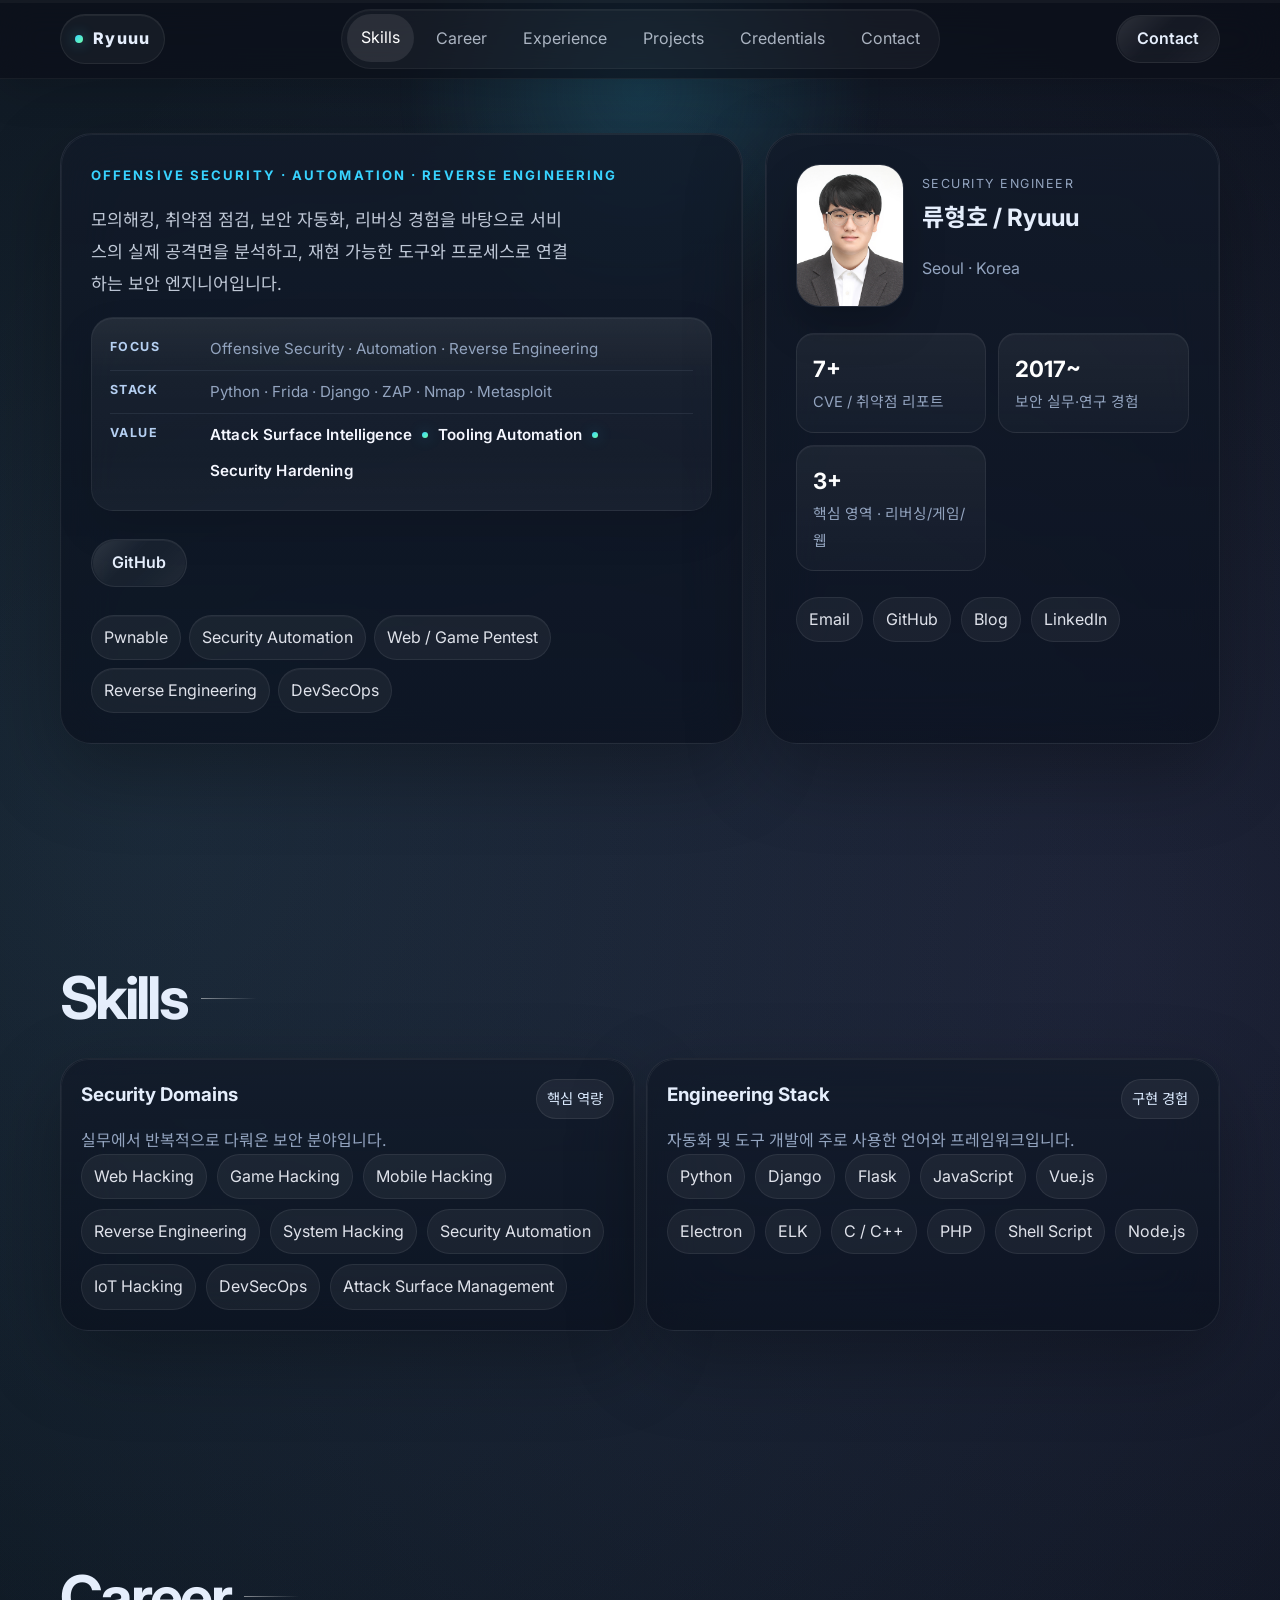
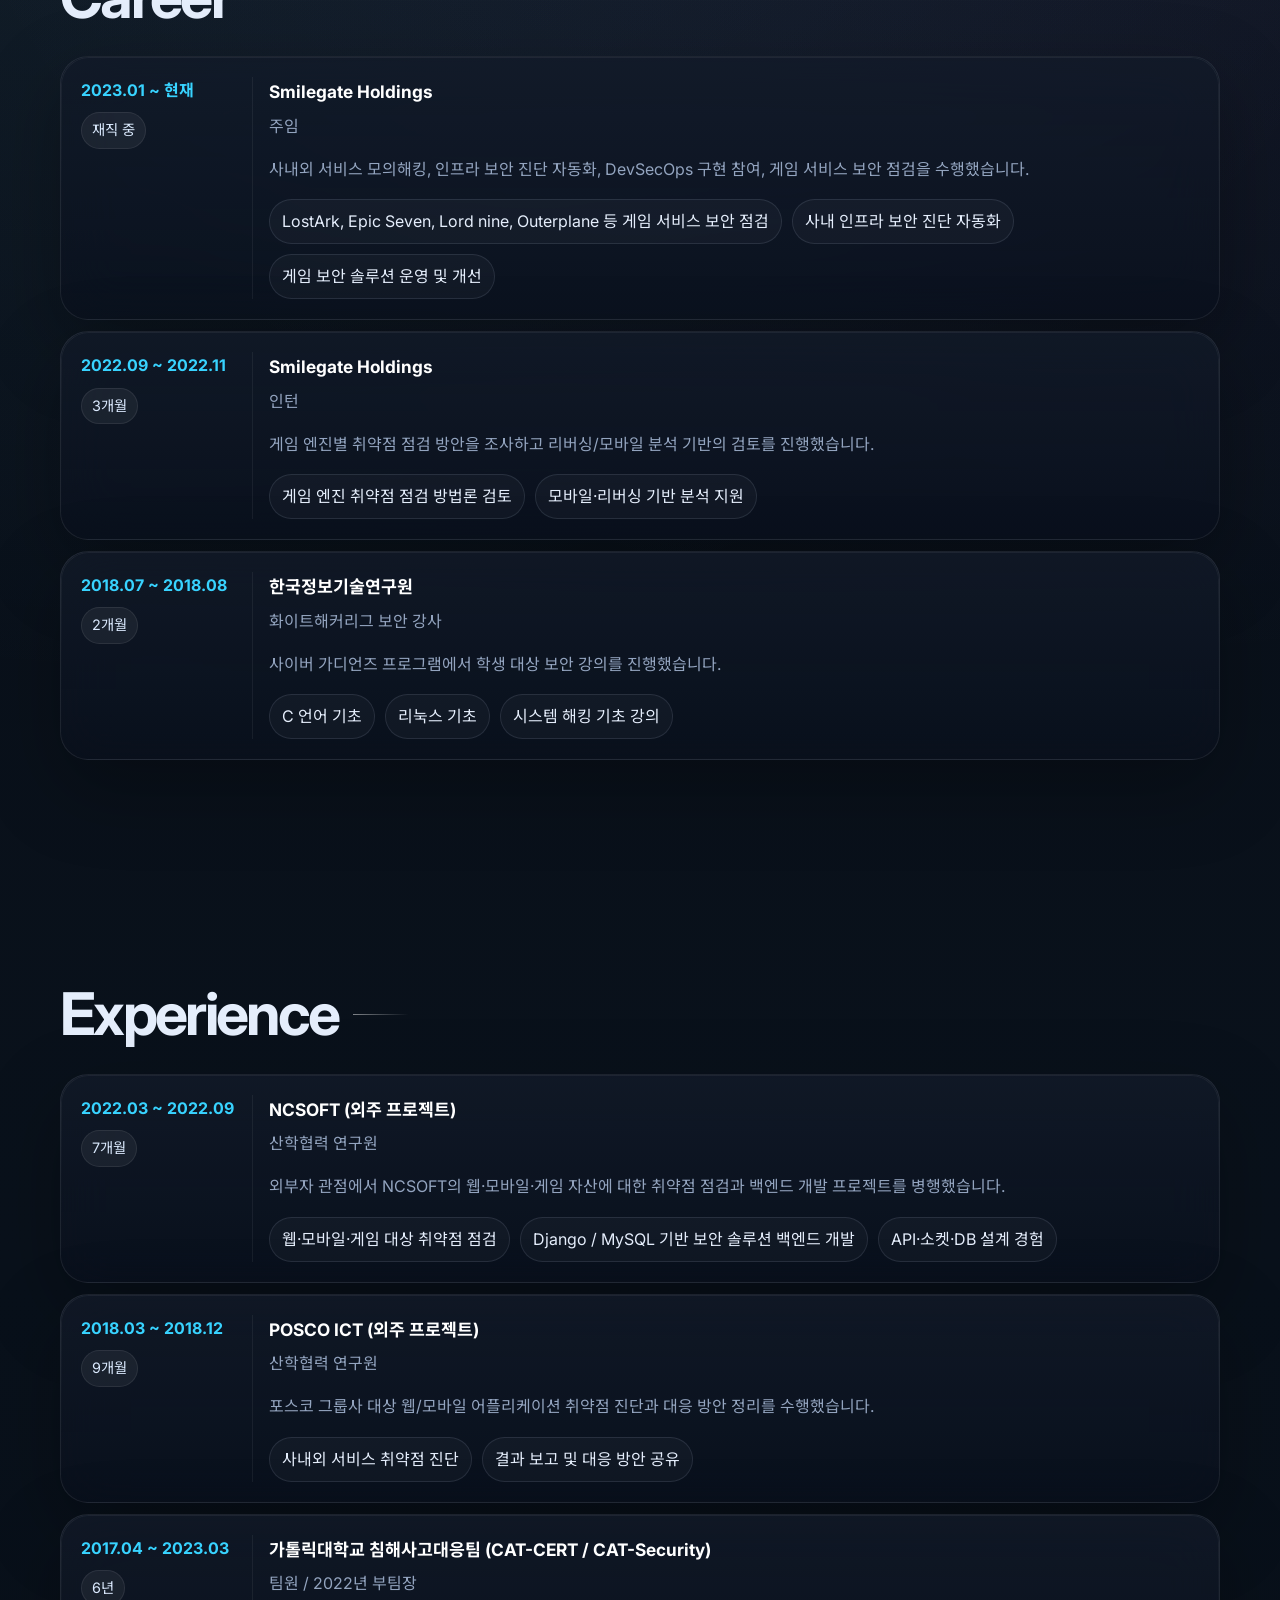
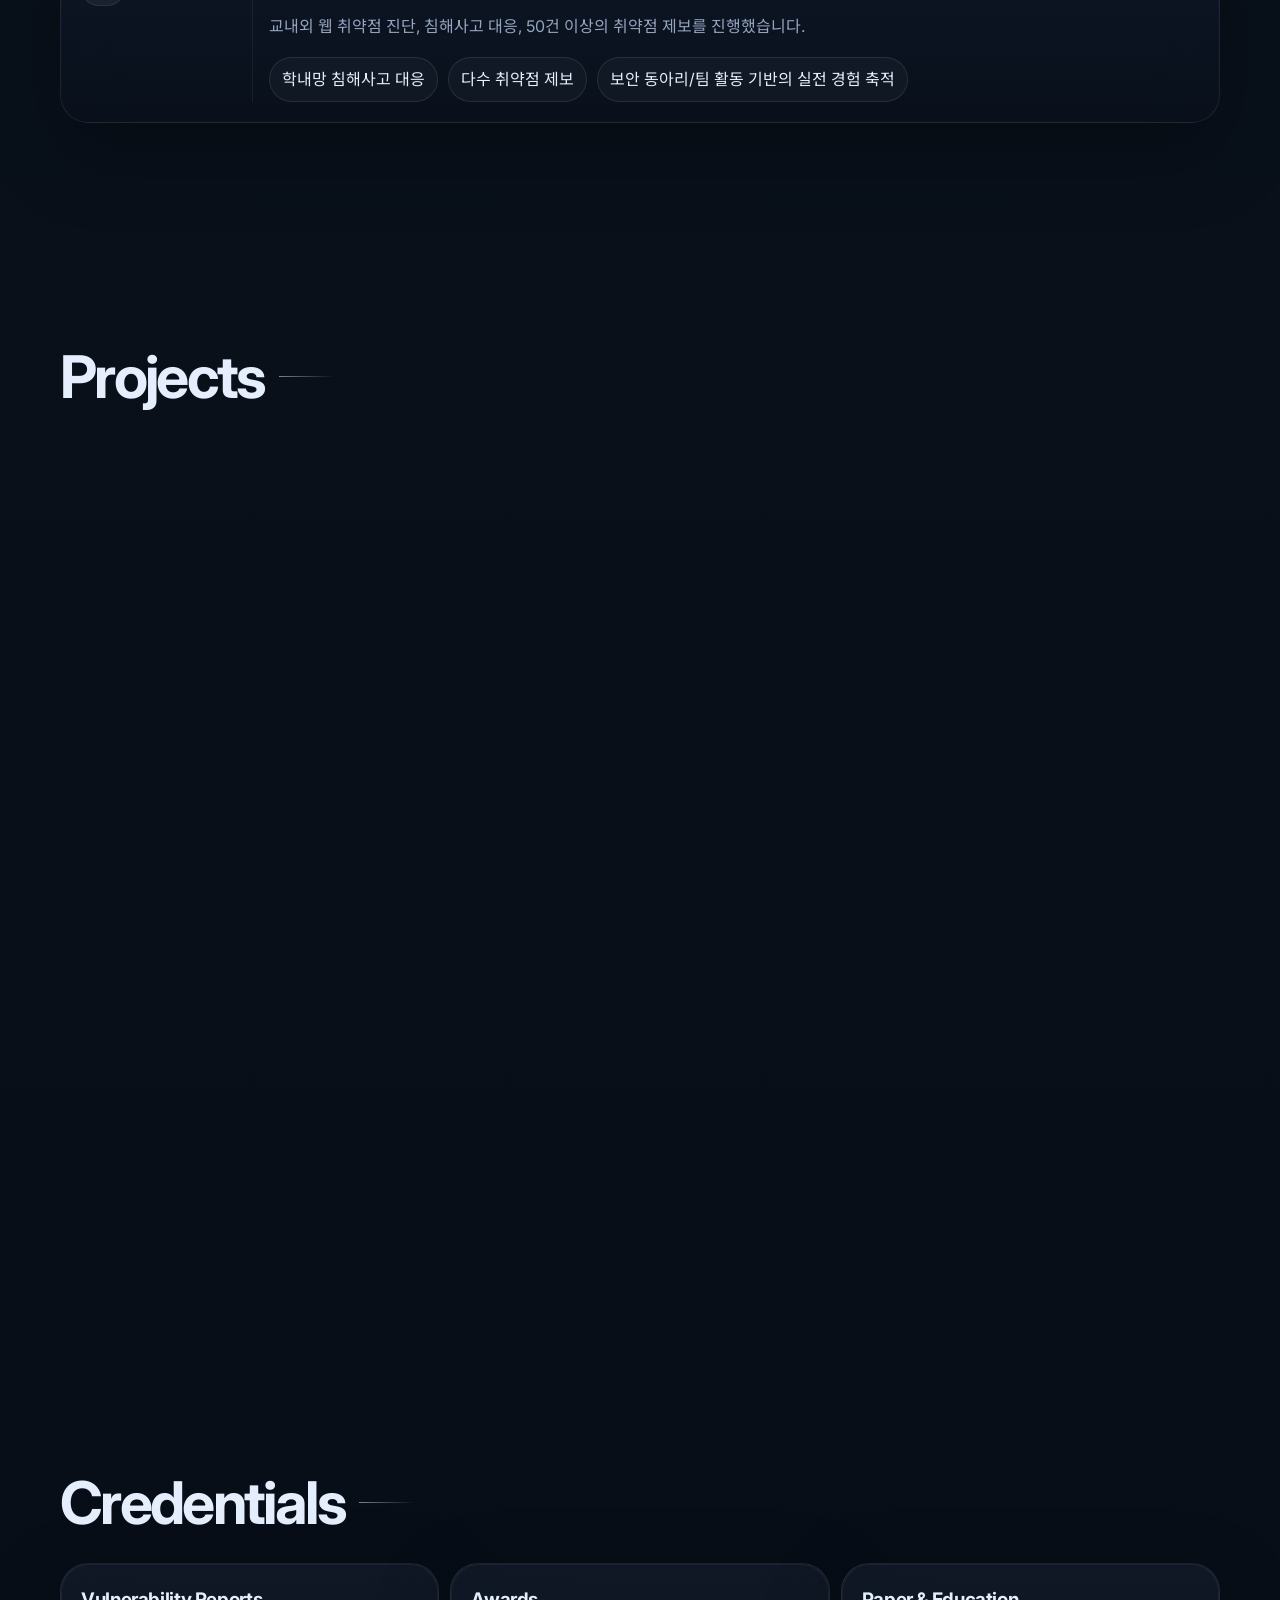
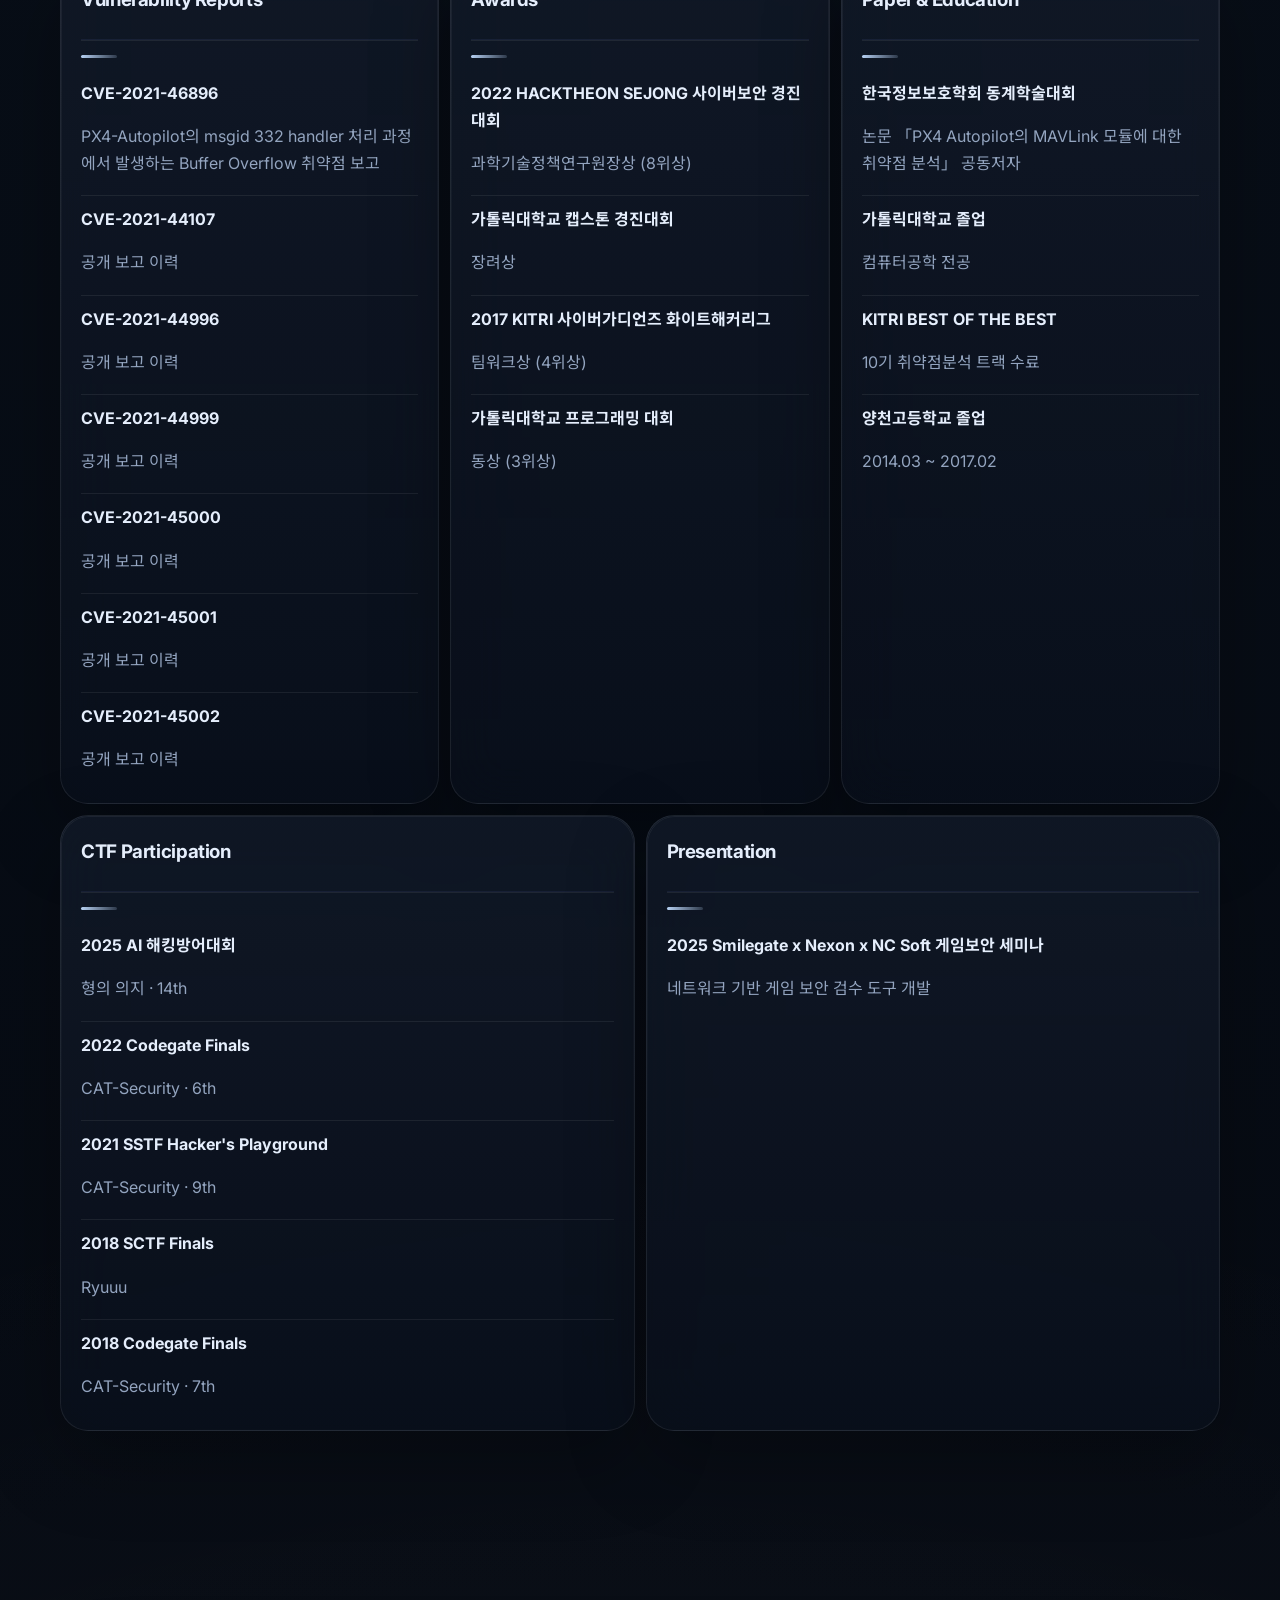
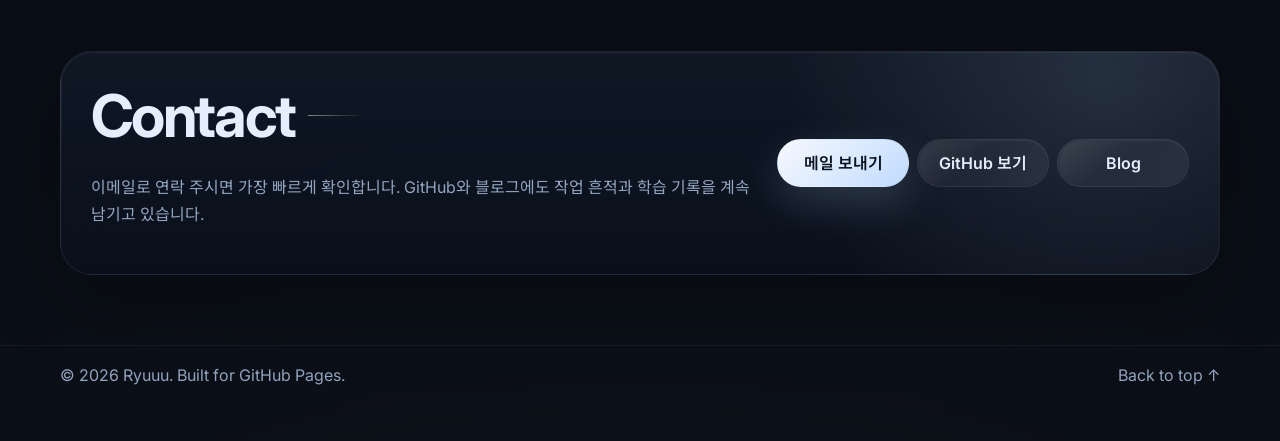
<file: index.html>
<!DOCTYPE html>
<html lang="ko">
  <head>
    <meta charset="UTF-8" />
    <meta name="viewport" content="width=device-width, initial-scale=1.0" />
    <meta
      name="description"
      content="류형호(Ryuuu)의 보안 포트폴리오. Offensive Security, Security Automation, Reverse Engineering, DevSecOps 경험을 담은 GitHub Pages 포트폴리오입니다."
    />
    <meta property="og:title" content="Ryuuu | Security Portfolio" />
    <meta
      property="og:description"
      content="보안 자동화, 모의해킹, 리버싱, DevSecOps 경험을 정리한 류형호의 포트폴리오"
    />
    <meta property="og:type" content="website" />
    <meta property="og:image" content="assets/profile_2022.png" />
    <title>Ryuuu | Security Portfolio</title>
    <link rel="preconnect" href="https://fonts.googleapis.com" />
    <link rel="preconnect" href="https://fonts.gstatic.com" crossorigin />
    <link
      href="https://fonts.googleapis.com/css2?family=Inter:wght@400;500;600;700;800&family=Noto+Sans+KR:wght@400;500;700;800&display=swap"
      rel="stylesheet"
    />
    <link rel="stylesheet" href="styles.css" />
  </head>
  <body>
    <a class="skip-link" href="#main">본문 바로가기</a>
    <div class="progress-bar" aria-hidden="true">
      <span id="scroll-progress"></span>
    </div>
    <div class="page-glow" aria-hidden="true"></div>
    <div class="page-noise" aria-hidden="true"></div>

    <header class="site-header" id="top">
      <div class="container header-inner">
        <a class="brand" href="#top">Ryuuu</a>
        <nav class="site-nav" aria-label="주요 섹션">
          <a href="#skills">Skills</a>
          <a href="#career">Career</a>
          <a href="#experience">Experience</a>
          <a href="#projects">Projects</a>
          <a href="#credentials">Credentials</a>
          <a href="#contact">Contact</a>
        </nav>
        <a class="button ghost" href="mailto:fbgudgh1@gmail.com">Contact</a>
      </div>
    </header>

    <main id="main">
      <section class="hero section">
        <div class="container hero-grid">
          <div class="hero-copy reveal">
            <p class="eyebrow">OFFENSIVE SECURITY · AUTOMATION · REVERSE ENGINEERING</p>
            <p class="hero-summary">
              모의해킹, 취약점 점검, 보안 자동화, 리버싱 경험을 바탕으로 서비스의 실제 공격면을 분석하고,
              재현 가능한 도구와 프로세스로 연결하는 보안 엔지니어입니다.
            </p>
            <div class="hero-terminal reveal" aria-label="보안 엔지니어링 포커스">
              <div class="terminal-line">
                <span class="terminal-label">FOCUS</span>
                <span>Offensive Security · Automation · Reverse Engineering</span>
              </div>
              <div class="terminal-line">
                <span class="terminal-label">STACK</span>
                <span>Python · Frida · Django · ZAP · Nmap · Metasploit</span>
              </div>
              <div class="terminal-line terminal-line-value">
                <span class="terminal-label">VALUE</span>
                <span class="value-flow">
                  <span>Attack Surface Intelligence</span>
                  <span class="flow-dot" aria-hidden="true"></span>
                  <span>Tooling Automation</span>
                  <span class="flow-dot" aria-hidden="true"></span>
                  <span>Security Hardening</span>
                </span>
              </div>
            </div>
            <div class="hero-actions">
              <a class="button secondary" href="https://github.com/Ryuuuuu" target="_blank" rel="noreferrer">GitHub</a>
            </div>
            <ul class="hero-tags" id="hero-tags"></ul>
          </div>

          <aside class="hero-card reveal" aria-label="프로필 요약 카드">
            <div class="profile-head">
              <img
                src="assets/profile_2022.png"
                alt="류형호 GitHub 프로필 이미지"
                class="profile-image"
              />
              <div>
                <p class="profile-role">Security Engineer</p>
                <h2>류형호 / Ryuuu</h2>
                <p class="profile-location">Seoul · Korea</p>
              </div>
            </div>
            <div class="stat-grid" id="hero-stats"></div>
            <div class="quick-links">
              <a href="mailto:fbgudgh1@gmail.com">Email</a>
              <a href="https://github.com/Ryuuuuu" target="_blank" rel="noreferrer">GitHub</a>
              <a href="https://ryuuv.tistory.com/" target="_blank" rel="noreferrer">Blog</a>
              <a href="https://www.linkedin.com/in/%ED%98%95%ED%98%B8-%EB%A5%98-166399172/" target="_blank" rel="noreferrer">LinkedIn</a>
            </div>
          </aside>
        </div>
      </section>

      <section class="section" id="skills">
        <div class="container">
          <div class="section-heading reveal">
                        <h2>Skills</h2>
          </div>
          <div class="skills-grid" id="skills-grid"></div>
        </div>
      </section>

      <section class="section" id="career">
        <div class="container">
          <div class="section-heading reveal">
                        <h2>Career</h2>
          </div>
          <div class="timeline" id="career-timeline"></div>
        </div>
      </section>

      <section class="section" id="experience">
        <div class="container">
          <div class="section-heading reveal">
                        <h2>Experience</h2>
          </div>
          <div class="timeline" id="experience-timeline"></div>
        </div>
      </section>

      <section class="section" id="projects">
        <div class="container">
          <div class="section-heading reveal">
                        <h2>Projects</h2>
          </div>
          <div class="project-grid" id="project-grid"></div>
        </div>
      </section>

      <section class="section" id="credentials">
        <div class="container">
          <div class="section-heading reveal">
                        <h2>Credentials</h2>
          </div>
          <div class="credentials-grid credentials-grid-primary">
            <article class="credential-panel reveal">
              <div class="panel-head">
                <h3>Vulnerability Reports</h3>
              </div>
              <div class="credential-list" id="report-list"></div>
            </article>
            <article class="credential-panel reveal">
              <div class="panel-head">
                <h3>Awards</h3>
              </div>
              <div class="credential-list" id="award-list"></div>
            </article>
            <article class="credential-panel reveal">
              <div class="panel-head">
                <h3>Paper & Education</h3>
              </div>
              <div class="credential-list" id="background-list"></div>
            </article>
          </div>
          <div class="credentials-grid credentials-grid-secondary">
            <article class="credential-panel reveal">
              <div class="panel-head">
                <h3>CTF Participation</h3>
              </div>
              <div class="credential-list" id="ctf-list"></div>
            </article>
            <article class="credential-panel reveal">
              <div class="panel-head">
                <h3>Presentation</h3>
              </div>
              <div class="credential-list" id="presentation-list"></div>
            </article>
          </div>
        </div>
      </section>

      <section class="section contact-section" id="contact">
        <div class="container contact-card reveal">
          <div>
                        <h2>Contact</h2>
            <p>
              이메일로 연락 주시면 가장 빠르게 확인합니다. GitHub와 블로그에도 작업 흔적과 학습 기록을 계속 남기고 있습니다.
            </p>
          </div>
          <div class="contact-actions">
            <a class="button primary" href="mailto:fbgudgh1@gmail.com">메일 보내기</a>
            <a class="button secondary" href="https://github.com/Ryuuuuu" target="_blank" rel="noreferrer">GitHub 보기</a>
            <a class="button ghost" href="https://ryuuv.tistory.com/" target="_blank" rel="noreferrer">Blog</a>
          </div>
        </div>
      </section>
    </main>

    <footer class="site-footer">
      <div class="container footer-inner">
        <p>© <span id="current-year"></span> Ryuuu. Built for GitHub Pages.</p>
        <a href="#top">Back to top ↑</a>
      </div>
    </footer>

    <script src="script.js"></script>
  </body>
</html>
</file>
<file: styles.css>
:root {
  --bg: #07111f;
  --bg-soft: rgba(12, 26, 44, 0.78);
  --bg-panel: rgba(11, 20, 35, 0.72);
  --line: rgba(148, 163, 184, 0.18);
  --text: #e5eefc;
  --muted: #93a4bf;
  --strong: #ffffff;
  --accent: #7c9cff;
  --accent-2: #38d3ff;
  --accent-3: #70ffa8;
  --shadow: 0 24px 80px rgba(1, 8, 18, 0.45);
  --radius-xl: 32px;
  --radius-lg: 24px;
  --radius-md: 18px;
  --radius-sm: 14px;
  --container: min(1160px, calc(100vw - 40px));
}

* {
  box-sizing: border-box;
}

html {
  scroll-behavior: smooth;
}

body {
  margin: 0;
  font-family: 'Inter', 'Noto Sans KR', system-ui, sans-serif;
  background:
    radial-gradient(circle at top left, rgba(56, 211, 255, 0.18), transparent 28%),
    radial-gradient(circle at top right, rgba(124, 156, 255, 0.16), transparent 24%),
    linear-gradient(180deg, #09111f 0%, #07111f 42%, #040913 100%);
  color: var(--text);
  line-height: 1.7;
  overflow-x: hidden;
}

body::before {
  content: '';
  position: fixed;
  inset: 0;
  background-image: linear-gradient(rgba(255, 255, 255, 0.03) 1px, transparent 1px),
    linear-gradient(90deg, rgba(255, 255, 255, 0.03) 1px, transparent 1px);
  background-size: 72px 72px;
  mask-image: radial-gradient(circle at center, black 45%, transparent 100%);
  pointer-events: none;
  opacity: 0.22;
  z-index: -3;
}

img {
  max-width: 100%;
  display: block;
}

button,
a {
  color: inherit;
}

.skip-link {
  position: absolute;
  top: -999px;
  left: 16px;
  padding: 10px 14px;
  background: #fff;
  color: #111;
  border-radius: 999px;
  z-index: 1000;
}

.skip-link:focus {
  top: 16px;
}

.progress-bar {
  position: fixed;
  inset: 0 0 auto;
  height: 3px;
  z-index: 1000;
  background: rgba(255, 255, 255, 0.04);
}

.progress-bar span {
  display: block;
  width: 0;
  height: 100%;
  background: linear-gradient(90deg, var(--accent), var(--accent-2));
  box-shadow: 0 0 16px rgba(56, 211, 255, 0.55);
}

.page-glow {
  position: fixed;
  width: 32rem;
  aspect-ratio: 1;
  border-radius: 50%;
  background: radial-gradient(circle, rgba(56, 211, 255, 0.18) 0%, rgba(56, 211, 255, 0) 65%);
  filter: blur(12px);
  left: 50%;
  top: 10%;
  transform: translate(-50%, -50%);
  pointer-events: none;
  z-index: -2;
  transition: transform 180ms ease-out;
}

.page-noise {
  position: fixed;
  inset: 0;
  background-image: radial-gradient(rgba(255, 255, 255, 0.08) 0.7px, transparent 0.7px);
  background-size: 16px 16px;
  opacity: 0.05;
  pointer-events: none;
  z-index: -1;
}

.container {
  width: var(--container);
  margin: 0 auto;
}

.section {
  padding: 110px 0;
}

.site-header {
  position: sticky;
  top: 0;
  z-index: 100;
  backdrop-filter: blur(18px);
  background: rgba(7, 17, 31, 0.68);
  border-bottom: 1px solid rgba(148, 163, 184, 0.08);
}

.header-inner {
  display: flex;
  align-items: center;
  justify-content: space-between;
  gap: 18px;
  min-height: 78px;
}

.brand {
  font-weight: 800;
  letter-spacing: 0.08em;
  text-decoration: none;
}

.site-nav {
  display: flex;
  align-items: center;
  gap: 8px;
  flex-wrap: wrap;
  justify-content: center;
}

.site-nav a,
.quick-links a,
.site-footer a {
  text-decoration: none;
}

.site-nav a {
  color: var(--muted);
  padding: 10px 14px;
  border-radius: 999px;
  transition: background-color 0.2s ease, color 0.2s ease, transform 0.2s ease;
}

.site-nav a:hover,
.site-nav a.active {
  background: rgba(124, 156, 255, 0.14);
  color: var(--strong);
  transform: translateY(-1px);
}

.button {
  display: inline-flex;
  align-items: center;
  justify-content: center;
  gap: 8px;
  min-height: 46px;
  padding: 0 18px;
  border-radius: 999px;
  font-weight: 600;
  text-decoration: none;
  border: 1px solid transparent;
  transition: transform 0.2s ease, box-shadow 0.2s ease, border-color 0.2s ease, background-color 0.2s ease;
}

.button:hover {
  transform: translateY(-2px);
}

.button.primary {
  background: linear-gradient(135deg, var(--accent), var(--accent-2));
  color: #06101d;
  box-shadow: 0 14px 30px rgba(56, 211, 255, 0.26);
}

.button.secondary,
.button.ghost {
  border-color: rgba(148, 163, 184, 0.22);
  background: rgba(255, 255, 255, 0.02);
}

.button.ghost {
  color: var(--text);
}

.hero {
  padding-top: 70px;
}

.hero-grid,
.about-grid,
.skills-grid,
.credentials-grid,
.footer-inner,
.contact-card,
.hero-actions,
.profile-head,
.stat-grid,
.project-grid {
  display: grid;
}

.hero-grid {
  grid-template-columns: minmax(0, 1.2fr) minmax(320px, 0.8fr);
  gap: 17px;
  align-items: stretch;
}

.hero-copy,
.hero-card,
.about-card,
.skill-card,
.timeline-item,
.project-card,
.credential-panel,
.contact-card {
  background: var(--bg-panel);
  border: 1px solid var(--line);
  border-radius: var(--radius-xl);
  box-shadow: var(--shadow);
  backdrop-filter: blur(22px);
}

.hero-copy,
.hero-card,
.contact-card {
  padding: 26px;
}

.eyebrow {
  margin: 0 0 14px;
  color: var(--accent-2);
  font-size: 0.82rem;
  letter-spacing: 0.16em;
  font-weight: 700;
}

.hero h1,
.section-heading h2,
.contact-card h2 {
  margin: 0;
  line-height: 1.15;
}

.hero h1 {
  font-size: clamp(2.4rem, 6vw, 4.9rem);
}

.hero h1 span {
  color: transparent;
  background: linear-gradient(135deg, #fff, var(--accent-2), var(--accent-3));
  -webkit-background-clip: text;
  background-clip: text;
}

.hero-summary,
.section-heading p,
.contact-card p,
.panel-item p,
.project-card p,
.timeline-item p,
.about-card p,
.skill-card p,
.profile-location,
.profile-role {
  color: var(--muted);
}

.hero-summary {
  font-size: 1.05rem;
  max-width: 60ch;
}

.hero-terminal {
  position: relative;
  margin-top: 24px;
  padding: 18px;
  border-radius: 22px;
  border: 1px solid rgba(124, 156, 255, 0.18);
  background: linear-gradient(180deg, rgba(4, 13, 25, 0.88), rgba(10, 22, 38, 0.72));
  overflow: hidden;
}

.hero-terminal::before {
  content: '';
  position: absolute;
  inset: 0;
  background: linear-gradient(180deg, rgba(56, 211, 255, 0.08), transparent 28%, transparent 72%, rgba(124, 156, 255, 0.06));
  pointer-events: none;
}

.hero-terminal::after {
  content: '';
  position: absolute;
  inset: -120% 0 auto;
  height: 120%;
  background: linear-gradient(180deg, transparent, rgba(56, 211, 255, 0.12), transparent);
  animation: scanline 6s linear infinite;
  pointer-events: none;
}

.terminal-line {
  position: relative;
  z-index: 1;
  display: grid;
  grid-template-columns: 88px 1fr;
  gap: 12px;
  padding: 8px 0;
  color: var(--muted);
  font-size: 0.95rem;
  border-top: 1px solid rgba(148, 163, 184, 0.12);
}

.terminal-line:first-child {
  border-top: 0;
  padding-top: 0;
}

.terminal-label {
  color: var(--accent-3);
  font-weight: 700;
  letter-spacing: 0.12em;
  font-size: 0.78rem;
}

.value-flow {
  display: inline-flex;
  flex-wrap: wrap;
  align-items: center;
  gap: 10px;
  color: var(--text);
  font-weight: 600;
  letter-spacing: 0.01em;
}

.flow-dot {
  width: 6px;
  height: 6px;
  border-radius: 50%;
  background: linear-gradient(135deg, var(--accent-2), var(--accent-3));
  box-shadow: 0 0 14px rgba(56, 211, 255, 0.35);
  flex: 0 0 auto;
}

.hero-actions {
  grid-template-columns: repeat(2, max-content);
  gap: 12px;
  margin: 28px 0;
}

.hero-tags,
.tool-cloud,
.skill-list,
.project-tags,
.meta-list,
.quick-links {
  display: flex;
  flex-wrap: wrap;
  gap: 10px;
}

.hero-tags,
.skill-list,
.meta-list {
  padding: 0;
  margin: 0;
  list-style: none;
}

.hero-tags li,
.tool-cloud span,
.skill-list li,
.project-tags span,
.meta-list li,
.quick-links a {
  border: 1px solid rgba(148, 163, 184, 0.16);
  background: rgba(255, 255, 255, 0.03);
  border-radius: 999px;
  padding: 8px 12px;
  color: var(--text);
}

.hero-card {
  position: relative;
  overflow: hidden;
}

.hero-card::before,
.project-card::before,
.credential-panel::before,
.about-card::before,
.skill-card::before {
  content: '';
  position: absolute;
  inset: -20% auto auto -20%;
  width: 180px;
  height: 180px;
  background: radial-gradient(circle, rgba(124, 156, 255, 0.26), transparent 70%);
  pointer-events: none;
}

.profile-head {
  grid-template-columns: auto 1fr;
  gap: 18px;
  align-items: center;
}

.profile-image {
  width: 108px;
  height: auto;
  border-radius: 24px;
  border: 1px solid rgba(255, 255, 255, 0.16);
}

.profile-role {
  margin: 0 0 4px;
  text-transform: uppercase;
  letter-spacing: 0.12em;
  font-size: 0.78rem;
}

.profile-head h2 {
  margin: 0;
  font-size: 1.5rem;
}

.stat-grid {
  grid-template-columns: repeat(2, minmax(0, 1fr));
  gap: 12px;
  margin: 26px 0;
}

.stat-item {
  padding: 16px;
  border-radius: var(--radius-md);
  background: rgba(255, 255, 255, 0.03);
  border: 1px solid rgba(148, 163, 184, 0.14);
}

.stat-item strong {
  display: block;
  font-size: 1.4rem;
  color: var(--strong);
}

.stat-item span {
  color: var(--muted);
  font-size: 0.92rem;
}

.quick-links a {
  transition: transform 0.2s ease, border-color 0.2s ease;
}

.quick-links a:hover {
  transform: translateY(-2px);
  border-color: rgba(124, 156, 255, 0.35);
}

.section-heading {
  max-width: 760px;
  margin-bottom: 16px;
}

.section-heading h2,
.contact-card h2 {
  font-size: clamp(1.8rem, 4vw, 3rem);
  margin-bottom: 8px;
}

.about-grid {
  grid-template-columns: repeat(3, minmax(0, 1fr));
  gap: 18px;
}

.about-card,
.skill-card,
.project-card,
.credential-panel,
.timeline-item {
  position: relative;
  overflow: hidden;
  padding: 20px;
}

.about-card h3,
.skill-card h3,
.project-card h3,
.panel-head h3 {
  margin-top: 0;
  margin-bottom: 10px;
}

.about-card p:last-child,
.skill-card p:last-child,
.project-card p:last-child,
.timeline-item p:last-child,
.panel-item p:last-child {
  margin-bottom: 0;
}

.skills-grid {
  grid-template-columns: repeat(2, minmax(0, 1fr));
  gap: 11px;
  margin-bottom: 12px;
}

.skill-top,
.project-top,
.panel-head,
.timeline-head {
  display: flex;
  align-items: flex-start;
  justify-content: space-between;
  gap: 14px;
}

.skill-top span,
.project-top span,
.panel-head span,
.timeline-head span,
.timeline-badge {
  color: var(--accent-2);
  font-size: 0.9rem;
}

.tool-cloud {
  gap: 12px;
}

.tool-cloud span {
  padding: 10px 14px;
  color: var(--muted);
}

.timeline {
  display: grid;
  gap: 11px;
}

.timeline-item {
  display: grid;
  grid-template-columns: 220px minmax(0, 1fr);
  gap: 16px;
}

.timeline-date {
  color: var(--accent-2);
  font-weight: 700;
}

.timeline-company {
  color: var(--strong);
  font-weight: 700;
  font-size: 1.08rem;
}

.timeline-role {
  color: var(--muted);
  margin-bottom: 12px;
}

.project-grid {
  grid-template-columns: repeat(2, minmax(0, 1fr));
  gap: 11px;
}

.project-card {
  transform-style: preserve-3d;
  transition: transform 0.2s ease, border-color 0.2s ease;
}

.project-card:hover {
  border-color: rgba(124, 156, 255, 0.28);
}

.project-card p {
  margin-bottom: 18px;
}

.credentials-grid {
  display: grid;
  gap: 11px;
}

.credentials-grid-primary {
  grid-template-columns: repeat(3, minmax(0, 1fr));
  margin-bottom: 11px;
}

.credentials-grid-secondary {
  grid-template-columns: repeat(2, minmax(0, 1fr));
}

.credential-list {
  display: grid;
  gap: 8px;
}

.panel-item {
  padding: 10px 0;
  border-top: 1px solid rgba(148, 163, 184, 0.12);
}

.panel-item:first-child {
  border-top: 0;
  padding-top: 0;
}

.panel-item h4,
.project-card h3,
.timeline-company {
  margin: 0 0 6px;
}

.panel-item span,
.project-top span,
.timeline-head span {
  display: inline-block;
  margin-bottom: 6px;
}

.contact-section {
  padding-bottom: 70px;
}

.contact-card {
  grid-template-columns: minmax(0, 1.4fr) auto;
  gap: 14px;
  align-items: center;
}

.contact-actions {
  display: flex;
  gap: 8px;
  flex-wrap: wrap;
  justify-content: flex-end;
}

.site-footer {
  padding: 0 0 36px;
}

.footer-inner {
  grid-template-columns: 1fr auto;
  align-items: center;
  color: var(--muted);
}

.reveal {
  opacity: 0;
  transform: translateY(28px);
  transition: opacity 0.7s ease, transform 0.7s ease;
}

.reveal.in-view {
  opacity: 1;
  transform: translateY(0);
}

@keyframes scanline {
  0% {
    transform: translateY(-100%);
  }
  100% {
    transform: translateY(220%);
  }
}



/* ---- design refresh ---- */
.site-header {
  background: rgba(5, 11, 22, 0.72);
  border-bottom: 1px solid rgba(124, 156, 255, 0.08);
  box-shadow: 0 10px 40px rgba(0, 0, 0, 0.18);
}

.brand {
  display: inline-flex;
  align-items: center;
  gap: 10px;
  padding: 10px 14px;
  border: 1px solid rgba(124, 156, 255, 0.18);
  border-radius: 999px;
  background: rgba(255, 255, 255, 0.03);
  box-shadow: inset 0 1px 0 rgba(255, 255, 255, 0.05);
}

.brand::before {
  content: '';
  width: 8px;
  height: 8px;
  border-radius: 50%;
  background: linear-gradient(135deg, var(--accent-2), var(--accent-3));
  box-shadow: 0 0 14px rgba(56, 211, 255, 0.45);
}

.site-nav {
  padding: 6px;
  border: 1px solid rgba(124, 156, 255, 0.08);
  background: rgba(255, 255, 255, 0.025);
  border-radius: 999px;
  box-shadow: inset 0 1px 0 rgba(255, 255, 255, 0.03);
}

.hero {
  padding-top: 54px;
}

.hero-copy,
.hero-card,
.skill-card,
.project-card,
.credential-panel,
.timeline-item,
.contact-card {
  position: relative;
  isolation: isolate;
}

.hero-copy::after,
.hero-card::after,
.skill-card::after,
.project-card::after,
.credential-panel::after,
.timeline-item::after,
.contact-card::after {
  content: '';
  position: absolute;
  inset: 0;
  padding: 1px;
  border-radius: inherit;
  background: linear-gradient(140deg, rgba(124, 156, 255, 0.4), rgba(56, 211, 255, 0.12), rgba(112, 255, 168, 0.1));
  -webkit-mask: linear-gradient(#fff 0 0) content-box, linear-gradient(#fff 0 0);
  -webkit-mask-composite: xor;
  mask-composite: exclude;
  pointer-events: none;
  opacity: 0.55;
}

.hero-copy {
  background:
    radial-gradient(circle at top right, rgba(124, 156, 255, 0.14), transparent 32%),
    linear-gradient(180deg, rgba(11, 20, 35, 0.82), rgba(7, 16, 29, 0.72));
}

.hero-card {
  background:
    radial-gradient(circle at top left, rgba(56, 211, 255, 0.14), transparent 34%),
    linear-gradient(180deg, rgba(11, 20, 35, 0.86), rgba(7, 16, 29, 0.76));
  transform: translateY(18px);
}

.hero-summary {
  font-size: clamp(1.12rem, 1.4vw, 1.28rem);
  line-height: 1.9;
  max-width: 46ch;
  color: #dbe7fb;
}

.hero-terminal {
  margin-top: 18px;
  border: 1px solid rgba(124, 156, 255, 0.12);
  box-shadow: inset 0 1px 0 rgba(255,255,255,0.04), 0 18px 40px rgba(2, 8, 18, 0.24);
}

.hero-tags {
  gap: 8px;
}

.hero-tags li {
  background: rgba(255, 255, 255, 0.045);
  border-color: rgba(124, 156, 255, 0.14);
  color: #dbe7fb;
  box-shadow: inset 0 1px 0 rgba(255,255,255,0.03);
}

.profile-image {
  box-shadow: 0 18px 34px rgba(0, 0, 0, 0.28);
}

.stat-item {
  background: linear-gradient(180deg, rgba(255,255,255,0.05), rgba(255,255,255,0.025));
  box-shadow: inset 0 1px 0 rgba(255,255,255,0.04);
}

.section-heading h2,
.contact-card h2 {
  display: inline-flex;
  align-items: center;
  gap: 14px;
  font-size: clamp(2rem, 4vw, 3.3rem);
  letter-spacing: -0.03em;
}

.section-heading h2::after,
.contact-card h2::after {
  content: '';
  width: 72px;
  height: 1px;
  background: linear-gradient(90deg, rgba(56, 211, 255, 0.7), rgba(124, 156, 255, 0));
}

.skill-card,
.project-card,
.credential-panel,
.timeline-item {
  background:
    linear-gradient(180deg, rgba(13, 23, 39, 0.88), rgba(8, 16, 28, 0.8));
}

.skill-card:hover,
.project-card:hover,
.credential-panel:hover,
.timeline-item:hover {
  transform: translateY(-4px);
  border-color: rgba(124, 156, 255, 0.24);
  box-shadow: 0 24px 64px rgba(1, 8, 18, 0.48);
}

.skill-card,
.credential-panel,
.timeline-item {
  transition: transform 0.25s ease, box-shadow 0.25s ease, border-color 0.25s ease;
}

.skill-top span {
  padding: 7px 10px;
  border-radius: 999px;
  background: rgba(56, 211, 255, 0.08);
  border: 1px solid rgba(56, 211, 255, 0.14);
}

.timeline-item {
  grid-template-columns: 180px minmax(0, 1fr);
}

.timeline-item > div:first-child {
  padding-right: 12px;
  border-right: 1px solid rgba(124, 156, 255, 0.12);
}

.timeline-badge {
  display: inline-flex;
  margin-top: 8px;
  padding: 5px 10px;
  border-radius: 999px;
  background: rgba(56, 211, 255, 0.08);
  border: 1px solid rgba(56, 211, 255, 0.12);
}



.project-card::before {
  inset: auto -16% -24% auto;
  width: 220px;
  height: 220px;
  background: radial-gradient(circle, rgba(56, 211, 255, 0.18), transparent 68%);
}

.project-card h3 {
  max-width: 100%;
}


.project-top {
  position: relative;
  padding-bottom: 12px;
  border-bottom: 1px solid rgba(148, 163, 184, 0.1);
  margin-bottom: 14px;
}

.project-tags span,
.quick-links a,
.skill-list li {
  background: rgba(255, 255, 255, 0.035);
  border-color: rgba(124, 156, 255, 0.12);
}

.panel-head {
  margin-bottom: 14px;
  padding-bottom: 14px;
  border-bottom: 1px solid rgba(255,255,255,0.10);
  box-shadow: inset 0 -1px 0 rgba(124, 156, 255, 0.08);
}

.panel-head h3 {
  letter-spacing: -0.02em;
}

.panel-head + .credential-list {
  position: relative;
}

.panel-head + .credential-list::before {
  content: '';
  display: block;
  width: 36px;
  height: 3px;
  margin: 0 0 14px;
  border-radius: 999px;
  background: linear-gradient(90deg, rgba(191,219,254,0.95), rgba(191,219,254,0.18));
}

.contact-card {
  background:
    radial-gradient(circle at right top, rgba(112, 255, 168, 0.1), transparent 32%),
    linear-gradient(180deg, rgba(11, 20, 35, 0.88), rgba(7, 16, 29, 0.8));
}

.contact-actions .button {
  min-width: 132px;
}

.site-footer {
  border-top: 1px solid rgba(148, 163, 184, 0.08);
}

@media (max-width: 820px) {
  .site-nav {
    border-radius: 22px;
  }

  .hero-card {
    transform: none;
  }

  .timeline-item {
    grid-template-columns: 1fr;
  }

  .timeline-item > div:first-child {
    border-right: 0;
    padding-right: 0;
  }

  .section-heading h2::after,
  .contact-card h2::after {
    width: 42px;
  }
}

@media (prefers-reduced-motion: reduce) {
  html {
    scroll-behavior: auto;
  }

  *,
  *::before,
  *::after {
    animation: none !important;
    transition: none !important;
  }

  .reveal {
    opacity: 1;
    transform: none;
  }
}

@media (max-width: 1080px) {
  .hero-grid,
  .contact-card,
  .credentials-grid-primary,
  .credentials-grid-secondary {
    grid-template-columns: 1fr;
  }

  .about-grid,
  .project-grid,
  .skills-grid {
    grid-template-columns: 1fr;
  }
}

@media (max-width: 820px) {
  .header-inner,
  .footer-inner,
  .timeline-item {
    grid-template-columns: 1fr;
  }

  .site-header {
    top: 0;
  }

  .header-inner {
    display: grid;
    grid-template-columns: auto 1fr;
    align-items: center;
    gap: 10px;
    padding: 12px 0;
  }

  .header-inner > .site-nav {
    grid-column: 1 / -1;
  }

  .header-inner > .button.ghost {
    justify-self: end;
    width: auto;
    min-height: 40px;
    padding: 0 14px;
  }

  .site-nav {
    width: 100%;
    justify-content: flex-start;
    flex-wrap: nowrap;
    overflow-x: auto;
    -ms-overflow-style: none;
    scrollbar-width: none;
    border-radius: 18px;
  }

  .site-nav::-webkit-scrollbar {
    display: none;
  }

  .site-nav a {
    flex: 0 0 auto;
    white-space: nowrap;
  }

  .hero-actions {
    grid-template-columns: 1fr;
  }

  .terminal-line {
    grid-template-columns: 1fr;
    gap: 4px;
  }

  .value-flow {
    gap: 8px;
  }

  .button {
    width: 100%;
  }

  .stat-grid {
    grid-template-columns: 1fr 1fr;
  }
}

@media (max-width: 640px) {
  .section {
    padding: 84px 0;
  }

  .hero-copy,
  .hero-card,
  .about-card,
  .skill-card,
  .timeline-item,
  .project-card,
  .credential-panel,
  .contact-card {
    padding: 22px;
    border-radius: 22px;
  }

  .header-inner {
    grid-template-columns: 1fr;
    gap: 10px;
  }

  .header-inner > .site-nav,
  .header-inner > .button.ghost {
    grid-column: auto;
  }

  .header-inner > .button.ghost {
    display: none;
  }

  .site-nav {
    padding: 4px;
    border-radius: 16px;
  }

  .site-nav a {
    text-align: center;
  }

  .stat-grid,
  .profile-head {
    grid-template-columns: 1fr;
  }

  .contact-actions {
    justify-content: stretch;
  }

  .contact-actions .button {
    width: 100%;
  }
}


/* ---- apple-like polish ---- */
:root {
  --bg-panel-polish: linear-gradient(180deg, rgba(18, 26, 40, 0.82), rgba(10, 16, 28, 0.72));
  --line-polish: rgba(255, 255, 255, 0.08);
  --shadow-polish: 0 28px 80px rgba(0, 0, 0, 0.28);
}

body {
  background:
    radial-gradient(circle at 12% 12%, rgba(125, 211, 252, 0.12), transparent 24%),
    radial-gradient(circle at 88% 14%, rgba(167, 139, 250, 0.10), transparent 22%),
    radial-gradient(circle at 50% 120%, rgba(255, 255, 255, 0.06), transparent 28%),
    linear-gradient(180deg, #0a0f18 0%, #09111b 42%, #060a12 100%);
}

body::before {
  opacity: 0.1;
  background-size: 88px 88px;
}

.page-noise {
  opacity: 0.028;
}

.site-header {
  background: rgba(10, 14, 23, 0.62);
  border-bottom: 1px solid rgba(255, 255, 255, 0.05);
  box-shadow: 0 12px 40px rgba(0, 0, 0, 0.14);
}

.brand {
  background: rgba(255, 255, 255, 0.045);
  border-color: rgba(255, 255, 255, 0.07);
  box-shadow: inset 0 1px 0 rgba(255, 255, 255, 0.06);
}

.site-nav {
  padding: 5px;
  background: rgba(255, 255, 255, 0.04);
  border: 1px solid rgba(255, 255, 255, 0.05);
  box-shadow: inset 0 1px 0 rgba(255, 255, 255, 0.04);
}

.site-nav a {
  color: rgba(229, 238, 252, 0.72);
}

.site-nav a:hover,
.site-nav a.active {
  background: rgba(255, 255, 255, 0.09);
  color: #fff;
}

.button {
  min-height: 48px;
  padding: 0 20px;
  border-radius: 999px;
  box-shadow: inset 0 1px 0 rgba(255, 255, 255, 0.05);
}

.button.primary {
  background: linear-gradient(135deg, #f5f7ff, #dbeafe 52%, #bfdbfe 100%);
  color: #08111d;
  box-shadow: 0 16px 40px rgba(191, 219, 254, 0.18);
}

.button.secondary,
.button.ghost {
  background: rgba(255, 255, 255, 0.045);
  border-color: rgba(255, 255, 255, 0.08);
}

.hero-copy,
.hero-card,
.skill-card,
.project-card,
.credential-panel,
.timeline-item,
.contact-card {
  background: var(--bg-panel-polish);
  border-color: var(--line-polish);
  box-shadow: var(--shadow-polish);
  backdrop-filter: blur(26px) saturate(130%);
}

.hero-copy::after,
.hero-card::after,
.skill-card::after,
.project-card::after,
.credential-panel::after,
.timeline-item::after,
.contact-card::after {
  opacity: 0.34;
  background: linear-gradient(180deg, rgba(255,255,255,0.18), rgba(255,255,255,0.04), rgba(255,255,255,0.02));
}

.hero-grid {
  gap: 22px;
}

.hero-copy,
.hero-card,
.contact-card {
  padding: 30px;
}

.hero-summary {
  font-size: clamp(1.08rem, 1.3vw, 1.24rem);
  line-height: 1.85;
  color: rgba(229, 238, 252, 0.82);
  max-width: 44ch;
}

.hero-terminal {
  background: linear-gradient(180deg, rgba(255,255,255,0.045), rgba(255,255,255,0.018));
  border-color: rgba(255, 255, 255, 0.07);
  box-shadow: inset 0 1px 0 rgba(255,255,255,0.05), 0 18px 40px rgba(0,0,0,0.12);
}

.hero-terminal::before {
  background: linear-gradient(180deg, rgba(255,255,255,0.045), transparent 32%, transparent 70%, rgba(255,255,255,0.025));
}

.terminal-label {
  color: rgba(191, 219, 254, 0.94);
}

.value-flow {
  color: #f5f7ff;
}

.hero-tags li,
.skill-list li,
.project-tags span,
.quick-links a {
  background: rgba(255, 255, 255, 0.05);
  border-color: rgba(255, 255, 255, 0.07);
  color: rgba(245, 247, 255, 0.9);
}

.profile-image {
  border-color: rgba(255, 255, 255, 0.09);
  box-shadow: 0 20px 40px rgba(0, 0, 0, 0.22);
}

.stat-item {
  background: linear-gradient(180deg, rgba(255,255,255,0.055), rgba(255,255,255,0.028));
  border-color: rgba(255,255,255,0.07);
}

.section-heading {
  margin-bottom: 18px;
}

.section-heading h2,
.contact-card h2 {
  font-size: clamp(2.2rem, 4.6vw, 3.7rem);
  letter-spacing: -0.045em;
  font-weight: 700;
}

.section-heading h2::after,
.contact-card h2::after {
  width: 56px;
  background: linear-gradient(90deg, rgba(255,255,255,0.48), rgba(255,255,255,0));
}

.skill-card,
.project-card,
.credential-panel,
.timeline-item {
  border-radius: 28px;
}

.skill-card:hover,
.project-card:hover,
.credential-panel:hover,
.timeline-item:hover {
  transform: translateY(-3px);
  border-color: rgba(255,255,255,0.1);
  box-shadow: 0 30px 80px rgba(0, 0, 0, 0.32);
}

.skill-top span,
.timeline-badge {
  background: rgba(255,255,255,0.055);
  border-color: rgba(255,255,255,0.08);
  color: #dbeafe;
}

.timeline-item {
  grid-template-columns: 172px minmax(0, 1fr);
}

.timeline-item > div:first-child {
  border-right: 1px solid rgba(255,255,255,0.06);
}


.project-top,
.panel-head {
  border-bottom-color: rgba(255,255,255,0.07);
}

.panel-item {
  border-top-color: rgba(255,255,255,0.07);
}

.contact-card {
  background:
    radial-gradient(circle at 90% 10%, rgba(191, 219, 254, 0.12), transparent 30%),
    linear-gradient(180deg, rgba(18, 26, 40, 0.84), rgba(10, 16, 28, 0.76));
}

.site-footer {
  border-top: 1px solid rgba(255,255,255,0.05);
}

@media (max-width: 820px) {
  .section-heading h2,
  .contact-card h2 {
    font-size: clamp(1.9rem, 8vw, 2.8rem);
  }
}


/* ---- interaction polish ---- */
.interactive-sheen::before {
  content: '';
  position: absolute;
  inset: 0;
  border-radius: inherit;
  background:
    radial-gradient(320px circle at var(--mx, 50%) var(--my, 50%), rgba(255,255,255,0.10), transparent 36%),
    radial-gradient(180px circle at var(--mx, 50%) var(--my, 50%), rgba(191,219,254,0.12), transparent 28%);
  opacity: 0;
  transition: opacity 0.28s ease;
  pointer-events: none;
  z-index: 0;
}

.interactive-sheen:hover::before,
.interactive-sheen:focus-within::before {
  opacity: 1;
}

.hero-copy > *,
.hero-card > *,
.skill-card > *,
.project-card > *,
.credential-panel > *,
.timeline-item > *,
.contact-card > * {
  position: relative;
  z-index: 1;
}

.button {
  position: relative;
  overflow: hidden;
}

.button::after {
  content: '';
  position: absolute;
  inset: 1px;
  border-radius: inherit;
  background: linear-gradient(135deg, rgba(255,255,255,0.16), transparent 42%, transparent 58%, rgba(255,255,255,0.06));
  opacity: 0.6;
  pointer-events: none;
}

.button:hover {
  transform: translateY(-2px) scale(1.01);
}

.site-nav a,
.quick-links a,
.hero-tags li,
.skill-list li,
.project-tags span,
.stat-item,
.panel-item {
  transition: transform 0.22s ease, background-color 0.22s ease, border-color 0.22s ease, box-shadow 0.22s ease;
}

.quick-links a:hover,
.hero-tags li:hover,
.skill-list li:hover,
.project-tags span:hover {
  transform: translateY(-2px);
  background: rgba(255,255,255,0.08);
  border-color: rgba(255,255,255,0.12);
}

.stat-item:hover,
.panel-item:hover {
  transform: translateY(-2px);
}

@media (prefers-reduced-motion: reduce) {
  .interactive-sheen::before,
  .button::after {
    display: none;
  }
}

/* ---- mobile system pass ---- */
@media (max-width: 900px) {
  .site-header {
    position: static;
    backdrop-filter: blur(14px);
  }

  .header-inner {
    display: grid;
    grid-template-columns: 1fr;
    gap: 12px;
    min-height: auto;
    padding: 14px 0 10px;
  }

  .brand {
    justify-self: start;
  }

  .header-inner > .button.ghost {
    display: none;
  }

  .site-nav {
    width: 100%;
    display: grid;
    grid-template-columns: repeat(3, minmax(0, 1fr));
    gap: 6px;
    padding: 0;
    background: transparent;
    border: 0;
    box-shadow: none;
    overflow: visible;
  }

  .site-nav a {
    display: flex;
    align-items: center;
    justify-content: center;
    min-height: 42px;
    padding: 10px 8px;
    font-size: 0.92rem;
    text-align: center;
    white-space: normal;
    line-height: 1.2;
    border: 1px solid rgba(255, 255, 255, 0.06);
    background: rgba(255, 255, 255, 0.04);
  }

  .hero {
    padding-top: 24px;
  }

  .hero-grid,
  .skills-grid,
  .project-grid,
  .credentials-grid-primary,
  .credentials-grid-secondary,
  .contact-card,
  .footer-inner,
  .profile-head,
  .stat-grid,
  .timeline-item {
    grid-template-columns: 1fr;
  }

  .hero-copy,
  .hero-card,
  .skill-card,
  .project-card,
  .credential-panel,
  .timeline-item,
  .contact-card {
    padding: 20px;
    border-radius: 22px;
  }

  .hero-card {
    transform: none;
  }

  .hero-summary {
    max-width: 100%;
    font-size: 1rem;
    line-height: 1.75;
  }

  .hero-terminal {
    padding: 16px;
  }

  .terminal-line {
    grid-template-columns: 1fr;
    gap: 4px;
  }

  .value-flow {
    gap: 8px;
    font-size: 0.95rem;
  }

  .hero-actions,
  .contact-actions {
    display: grid;
    grid-template-columns: 1fr;
  }

  .button,
  .contact-actions .button {
    width: 100%;
  }

  .section {
    padding: 72px 0;
  }

  .section-heading {
    margin-bottom: 14px;
  }

  .section-heading h2,
  .contact-card h2 {
    display: block;
    font-size: clamp(1.9rem, 8vw, 2.6rem);
    line-height: 1.08;
  }

  .section-heading h2::after,
  .contact-card h2::after {
    display: none;
  }

  .timeline-item,
  .timeline-item > div:first-child {
    border-right: 0;
    padding-right: 0;
  }

  .timeline-date {
    margin-bottom: 4px;
  }

  .timeline-role {
    margin-bottom: 10px;
  }

  .project-top,
  .skill-top,
  .panel-head {
    gap: 8px;
  }

  .project-top,
  .skill-top {
    flex-direction: column;
    align-items: flex-start;
  }

  .panel-head {
    margin-bottom: 12px;
    padding-bottom: 12px;
  }

  .panel-item {
    padding: 9px 0;
  }

  .quick-links,
  .hero-tags,
  .skill-list,
  .project-tags,
  .meta-list {
    gap: 8px;
  }

  .site-footer {
    padding-bottom: 26px;
  }
}

@media (max-width: 520px) {
  .site-nav {
    grid-template-columns: repeat(2, minmax(0, 1fr));
  }

  .brand {
    width: 100%;
    justify-content: center;
  }

  .profile-image {
    width: 96px;
  }

  .hero-copy,
  .hero-card,
  .skill-card,
  .project-card,
  .credential-panel,
  .timeline-item,
  .contact-card {
    padding: 18px;
    border-radius: 20px;
  }

  .hero-terminal {
    padding: 14px;
  }

  .stat-item {
    padding: 14px;
  }
}
</file>
